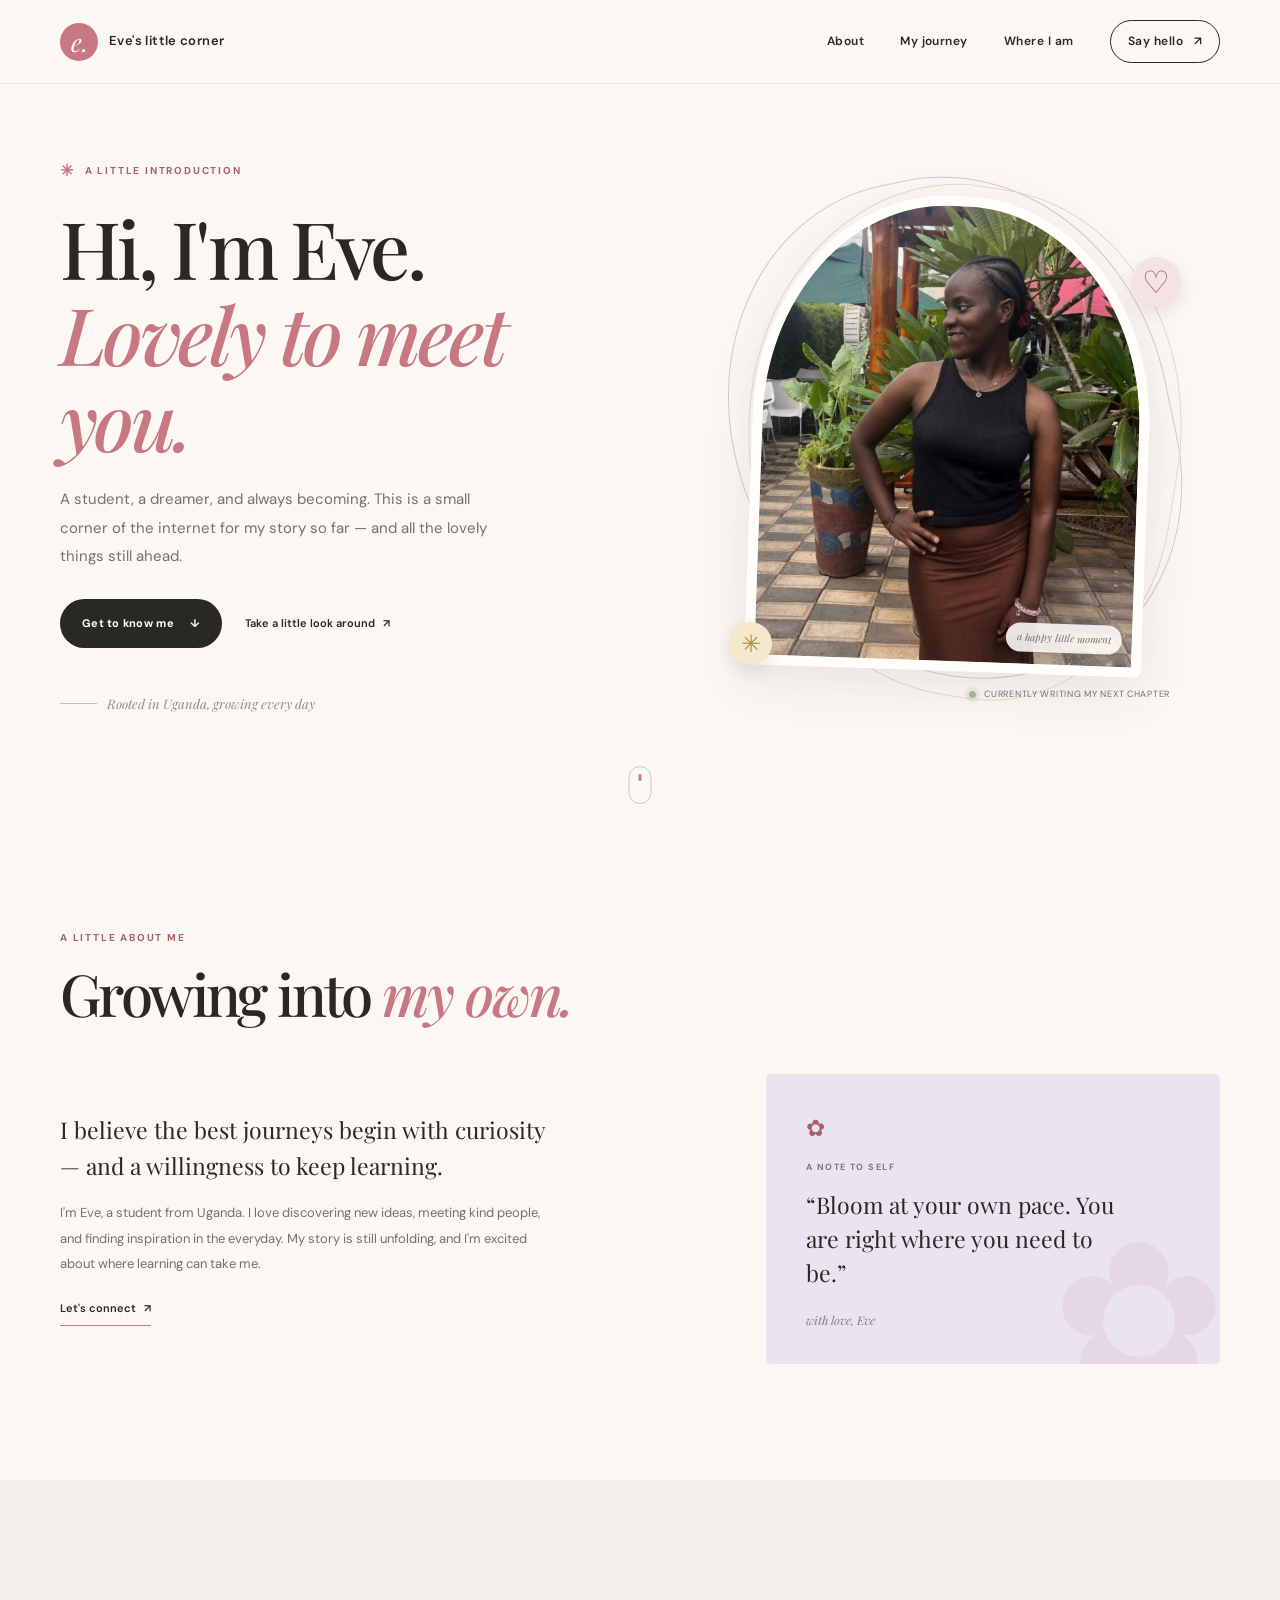
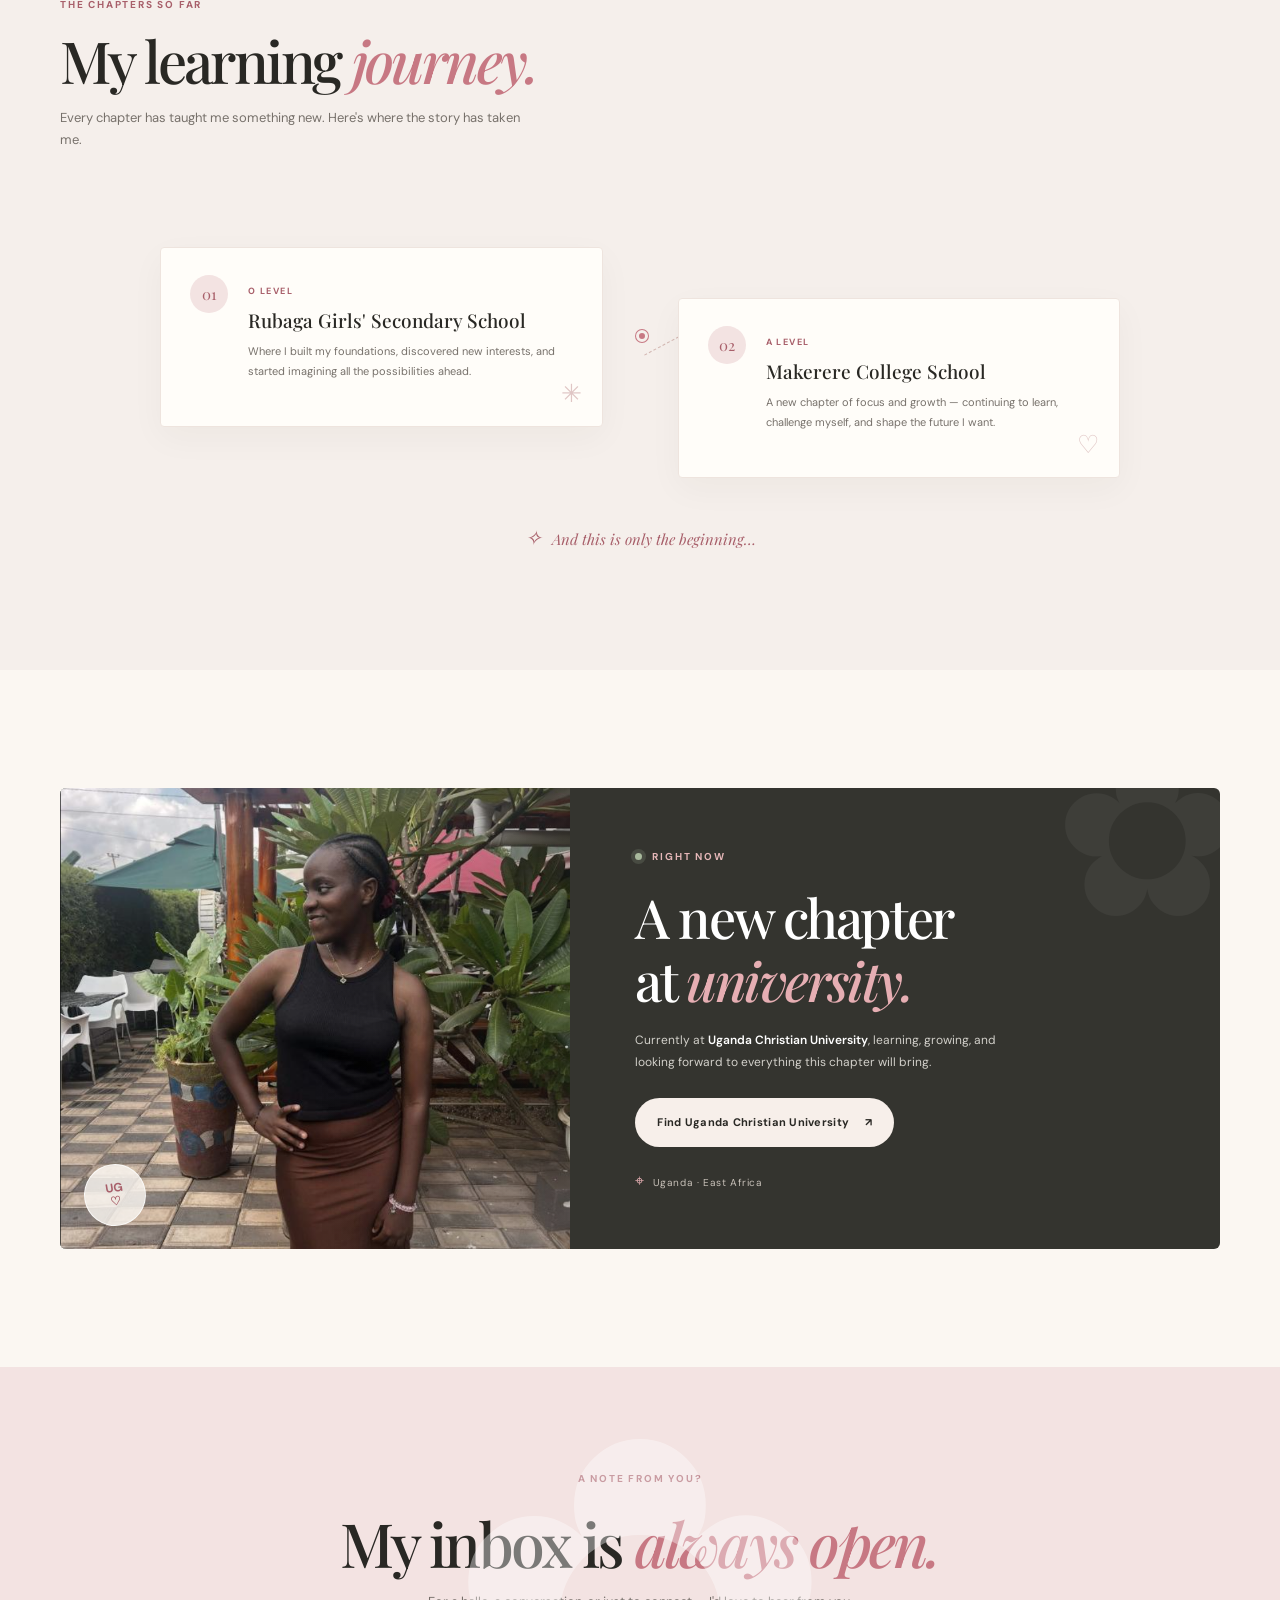
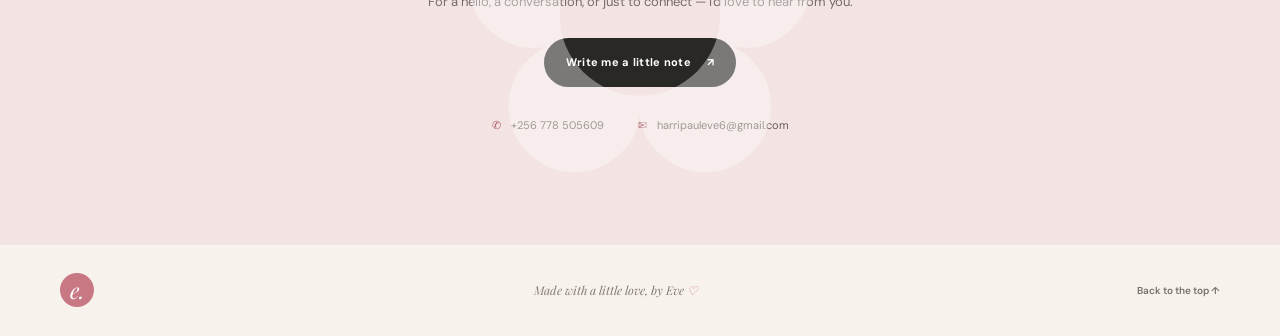
<file: index.html>
<!doctype html>
<html lang="en">
<head>
  <meta charset="utf-8">
  <meta name="viewport" content="width=device-width, initial-scale=1">
  <meta name="theme-color" content="#fbf7f2">
  <meta name="description" content="Meet Eve — a curious, creative student building her next chapter in Uganda.">
  <title>Eve — A little about me</title>
  <link rel="preconnect" href="https://fonts.googleapis.com">
  <link rel="preconnect" href="https://fonts.gstatic.com" crossorigin>
  <link href="https://fonts.googleapis.com/css2?family=DM+Sans:wght@400;500;600;700&family=Playfair+Display:ital,wght@0,500;0,600;0,700;1,500;1,600&display=swap" rel="stylesheet">
  <link rel="stylesheet" href="static/css/style.css">
  <script src="static/js/main.js" defer></script>
</head>
<body>
  <div class="scroll-progress" aria-hidden="true"></div>
  <header class="site-header" id="top">
    <a class="brand" href="#top" aria-label="Eve home"><span class="brand-mark">e.</span><span class="brand-name">Eve's little corner</span></a>
    <button class="menu-toggle" type="button" aria-expanded="false" aria-controls="primary-nav" aria-label="Open navigation"><span></span><span></span></button>
    <nav class="primary-nav" id="primary-nav" aria-label="Main navigation">
      <a href="#about">About</a><a href="#journey">My journey</a><a href="#now">Where I am</a>
      <a class="nav-contact" href="#contact">Say hello <span aria-hidden="true">↗</span></a>
    </nav>
  </header>

  <main>
    <section class="hero section-shell" aria-labelledby="hero-title">
      <div class="hero-copy">
        <p class="eyebrow"><span class="sparkle" aria-hidden="true">✳</span> A LITTLE INTRODUCTION</p>
        <h1 id="hero-title">Hi, I'm Eve.<br><em>Lovely to meet you.</em></h1>
        <p class="hero-lede">A student, a dreamer, and always becoming. This is a small corner of the internet for my story so far — and all the lovely things still ahead.</p>
        <div class="hero-actions"><a class="button button-dark" href="#about">Get to know me <span aria-hidden="true">↓</span></a><a class="text-link" href="#journey">Take a little look around <span aria-hidden="true">↗</span></a></div>
        <div class="hero-note"><span class="note-line"></span><span>Rooted in Uganda, growing every day</span></div>
      </div>
      <div class="hero-visual" aria-label="Portrait of Eve">
        <div class="photo-frame"><img src="Evee.png" alt="Eve smiling among tropical greenery" fetchpriority="high"><span class="photo-label">a happy little moment</span></div>
        <div class="orbit orbit-one" aria-hidden="true"></div><div class="orbit orbit-two" aria-hidden="true"></div>
        <div class="sticker sticker-heart" aria-hidden="true">♡</div><div class="sticker sticker-sun" aria-hidden="true">✳</div>
        <div class="hero-caption"><span class="caption-dot"></span> currently writing my next chapter</div>
      </div>
      <a class="scroll-cue" href="#about" aria-label="Scroll to About Eve"><span></span></a>
    </section>

    <section class="about section-shell section-pad" id="about" aria-labelledby="about-title">
      <div class="section-heading reveal"><p class="eyebrow">A LITTLE ABOUT ME</p><h2 id="about-title">Growing into <em>my own.</em></h2></div>
      <div class="about-grid">
        <div class="about-intro reveal"><p class="large-copy">I believe the best journeys begin with curiosity — and a willingness to keep learning.</p><p>I'm Eve, a student from Uganda. I love discovering new ideas, meeting kind people, and finding inspiration in the everyday. My story is still unfolding, and I'm excited about where learning can take me.</p><a class="underlined-link" href="#contact">Let's connect <span aria-hidden="true">↗</span></a></div>
        <div class="values-card reveal"><span class="values-icon" aria-hidden="true">✿</span><p class="values-kicker">A NOTE TO SELF</p><p class="values-quote">“Bloom at your own pace. You are right where you need to be.”</p><span class="values-signature">with love, Eve</span><span class="card-flower" aria-hidden="true">✿</span></div>
      </div>
    </section>

    <section class="journey section-pad" id="journey" aria-labelledby="journey-title">
      <div class="section-shell">
        <div class="section-heading reveal"><p class="eyebrow">THE CHAPTERS SO FAR</p><h2 id="journey-title">My learning <em>journey.</em></h2><p class="section-subtitle">Every chapter has taught me something new. Here's where the story has taken me.</p></div>
        <div class="timeline">
          <article class="timeline-card reveal"><div class="timeline-number">01</div><div class="timeline-content"><span class="timeline-tag">O LEVEL</span><h3>Rubaga Girls' Secondary School</h3><p>Where I built my foundations, discovered new interests, and started imagining all the possibilities ahead.</p></div><span class="timeline-doodle" aria-hidden="true">✳</span></article>
          <div class="timeline-connector" aria-hidden="true"><span></span></div>
          <article class="timeline-card timeline-card-right reveal"><div class="timeline-number">02</div><div class="timeline-content"><span class="timeline-tag">A LEVEL</span><h3>Makerere College School</h3><p>A new chapter of focus and growth — continuing to learn, challenge myself, and shape the future I want.</p></div><span class="timeline-doodle" aria-hidden="true">♡</span></article>
        </div>
        <div class="journey-footnote reveal"><span aria-hidden="true">✧</span> And this is only the beginning…</div>
      </div>
    </section>

    <section class="now section-shell section-pad" id="now" aria-labelledby="now-title">
      <div class="now-card reveal">
        <div class="now-image"><img src="Evee.png" alt="Eve enjoying a sunny day surrounded by greenery" loading="lazy"><span class="image-wash"></span><span class="image-stamp">UG<br><small>♡</small></span></div>
        <div class="now-copy"><p class="eyebrow"><span class="location-dot"></span> RIGHT NOW</p><h2 id="now-title">A new chapter<br>at <em>university.</em></h2><p class="now-description">Currently at <strong>Uganda Christian University</strong>, learning, growing, and looking forward to everything this chapter will bring.</p><a class="button button-light" href="https://www.google.com/maps/search/?api=1&query=Uganda+Christian+University" target="_blank" rel="noreferrer">Find Uganda Christian University <span aria-hidden="true">↗</span></a><p class="location-caption"><span aria-hidden="true">⌖</span> Uganda · East Africa</p></div>
        <span class="now-decoration" aria-hidden="true">✿</span>
      </div>
    </section>

    <section class="contact section-pad" id="contact" aria-labelledby="contact-title">
      <div class="section-shell contact-inner reveal"><p class="eyebrow">A NOTE FROM YOU?</p><h2 id="contact-title">My inbox is <em>always open.</em></h2><p>For a hello, a conversation, or just to connect — I'd love to hear from you.</p><a class="button button-dark contact-button" href="mailto:harripauleve6@gmail.com">Write me a little note <span aria-hidden="true">↗</span></a>
        <div class="contact-details"><a href="tel:+256778505609"><span class="detail-icon" aria-hidden="true">✆</span> +256 778 505609</a><a href="mailto:harripauleve6@gmail.com"><span class="detail-icon" aria-hidden="true">✉</span> harripauleve6@gmail.com</a></div>
        <span class="contact-flower" aria-hidden="true">✿</span>
      </div>
    </section>
  </main>

  <footer class="site-footer"><a class="footer-brand" href="#top">e.</a><p>Made with a little love, by Eve <span aria-hidden="true">♡</span></p><a href="#top" class="back-top">Back to the top ↑</a></footer>
</body>
</html>
</file>
<file: static/css/style.css>
/* Eve's portfolio — soft, editorial, and a little playful. */
:root {
  color-scheme: light;
  --cream: #fbf7f2;
  --paper: #fffdf9;
  --ink: #292824;
  --muted: #77716b;
  --rose: #c77883;
  --rose-dark: #a85f6a;
  --rose-light: #f3e3e2;
  --lavender: #eae4f1;
  --sage: #dfe8dd;
  --line: #e8e0d7;
  --serif: 'Playfair Display', Georgia, serif;
  --sans: 'DM Sans', Arial, sans-serif;
  --content: 1160px;
}

* { box-sizing: border-box; }
html { scroll-behavior: smooth; scroll-padding-top: 90px; }
body { margin: 0; background: var(--cream); color: var(--ink); font-family: var(--sans); font-size: 16px; line-height: 1.7; -webkit-font-smoothing: antialiased; }
a { color: inherit; text-decoration: none; }
button { font: inherit; }
::selection { color: var(--ink); background: #f0cfd0; }
.scroll-progress { position: fixed; z-index: 20; inset: 0 auto auto 0; width: 100%; height: 3px; background: var(--rose); transform: scaleX(0); transform-origin: left; }
.section-shell { width: min(var(--content), calc(100% - 96px)); margin-inline: auto; }
.section-pad { padding-block: 116px; }
.site-header { position: sticky; z-index: 10; top: 0; display: flex; align-items: center; justify-content: space-between; min-height: 84px; padding-inline: max(48px, calc((100vw - var(--content)) / 2)); border-bottom: 1px solid rgb(232 224 215 / 70%); background: rgb(251 247 242 / 92%); backdrop-filter: blur(16px); }
.brand { display: inline-flex; align-items: center; gap: 11px; }
.brand-mark, .footer-brand { display: grid; place-items: center; width: 38px; height: 38px; border-radius: 50%; background: var(--rose); color: white; font-family: var(--serif); font-size: 25px; font-style: italic; line-height: 1; }
.brand-name { font-size: 13px; font-weight: 600; letter-spacing: .03em; }
.primary-nav { display: flex; align-items: center; gap: 36px; font-size: 12px; font-weight: 600; letter-spacing: .04em; }
.primary-nav a:not(.nav-contact) { transition: color .2s ease; }
.primary-nav a:not(.nav-contact):hover { color: var(--rose-dark); }
.nav-contact { padding: 10px 17px; border: 1px solid var(--ink); border-radius: 30px; transition: color .2s ease, background .2s ease; }
.nav-contact:hover { background: var(--ink); color: white; }
.nav-contact span { margin-left: 7px; }
.menu-toggle { display: none; }
.hero { position: relative; display: grid; grid-template-columns: 1.04fr .96fr; align-items: center; gap: 52px; min-height: 680px; padding-block: 73px 100px; }
.hero-copy { position: relative; z-index: 1; max-width: 570px; padding-bottom: 20px; animation: rise-in .8s both; }
.eyebrow { display: flex; align-items: center; gap: 10px; margin: 0 0 21px; color: var(--rose-dark); font-size: 10px; font-weight: 700; letter-spacing: .18em; }
.sparkle { color: var(--rose); font-size: 16px; }
h1, h2, h3, p { margin-top: 0; }
h1, h2 { font-family: var(--serif); font-weight: 500; letter-spacing: -.045em; }
h1 { max-width: 630px; margin-bottom: 23px; font-size: clamp(50px, 6.2vw, 82px); line-height: 1.08; }
h1 em, h2 em { color: var(--rose); font-weight: 500; }
.hero-lede { max-width: 440px; margin-bottom: 28px; color: var(--muted); font-size: 15px; line-height: 1.9; }
.hero-actions { display: flex; flex-wrap: wrap; align-items: center; gap: 23px; }
.button { display: inline-flex; align-items: center; justify-content: center; gap: 16px; min-height: 49px; padding: 0 21px; border: 1px solid transparent; border-radius: 28px; font-size: 11px; font-weight: 700; letter-spacing: .025em; transition: transform .2s ease, background .2s ease, box-shadow .2s ease; }
.button:hover { transform: translateY(-3px); box-shadow: 0 8px 20px rgb(41 40 36 / 11%); }
.button-dark { background: var(--ink); color: white; }
.button-dark:hover { background: var(--rose-dark); }
.text-link, .underlined-link { font-size: 11px; font-weight: 600; }
.text-link span, .underlined-link span { margin-left: 5px; }
.text-link:hover, .underlined-link:hover { color: var(--rose-dark); }
.hero-note { display: flex; align-items: center; gap: 10px; margin-top: 45px; color: #938b83; font-family: var(--serif); font-size: 13px; font-style: italic; }
.note-line { width: 37px; height: 1px; background: #cabeb4; }
.hero-visual { position: relative; justify-self: center; width: min(100%, 440px); padding: 20px 25px 44px 18px; animation: rise-in .9s .1s both; }
.photo-frame { position: relative; z-index: 1; height: 475px; overflow: hidden; border: 10px solid var(--paper); border-radius: 48% 48% 7px 7px; background: var(--sage); box-shadow: 0 14px 50px rgb(68 52 47 / 10%); transform: rotate(2deg); }
.photo-frame img { width: 100%; height: 100%; object-fit: cover; object-position: center 31%; transition: transform .8s cubic-bezier(.2,.7,.2,1); }
.photo-frame:hover img { transform: scale(1.045); }
.photo-label { position: absolute; right: 10px; bottom: 12px; padding: 6px 11px; border-radius: 20px; background: rgb(255 253 249 / 88%); color: var(--muted); font-family: var(--serif); font-size: 10px; font-style: italic; }
.orbit { position: absolute; border: 1px solid #d8c7c6; border-radius: 48% 52% 42% 58%; transform: rotate(-12deg); }
.orbit-one { inset: 0 3px 31px 0; }
.orbit-two { inset: 10px -6px 20px 12px; border-color: #e7d9cd; transform: rotate(9deg); }
.sticker { position: absolute; z-index: 2; display: grid; place-items: center; border-radius: 50%; box-shadow: 0 7px 18px rgb(56 43 40 / 10%); }
.sticker-heart { top: 81px; right: -7px; width: 50px; height: 50px; background: var(--rose-light); color: var(--rose-dark); font-size: 31px; animation: float 4s ease-in-out infinite; }
.sticker-sun { bottom: 50px; left: -5px; width: 43px; height: 43px; background: #f5e9cb; color: #b68b4c; font-size: 24px; animation: float 5s ease-in-out infinite reverse; }
.hero-caption { position: absolute; right: 4px; bottom: 13px; display: flex; align-items: center; gap: 8px; color: var(--muted); font-size: 9px; letter-spacing: .08em; text-transform: uppercase; }
.caption-dot, .location-dot { width: 7px; height: 7px; border-radius: 50%; background: #a8b99c; box-shadow: 0 0 0 4px rgb(168 185 156 / 18%); }
.scroll-cue { position: absolute; bottom: 31px; left: 50%; display: grid; place-items: start center; width: 23px; height: 38px; padding-top: 7px; border: 1px solid #d3c9bf; border-radius: 20px; transform: translateX(-50%); }
.scroll-cue span { width: 3px; height: 7px; border-radius: 5px; background: var(--rose); animation: scroll-bob 1.4s ease-in-out infinite; }
.about { padding-top: 94px; }
.section-heading { max-width: 650px; margin-bottom: 47px; }
.section-heading .eyebrow { margin-bottom: 14px; }
h2 { margin-bottom: 13px; font-size: clamp(38px, 4.7vw, 58px); line-height: 1.16; }
.about-grid { display: grid; grid-template-columns: 1.1fr .9fr; align-items: center; gap: 13%; }
.about-intro { max-width: 495px; color: var(--muted); font-size: 13px; line-height: 1.95; }
.about-intro .large-copy { margin-bottom: 17px; color: var(--ink); font-family: var(--serif); font-size: 23px; line-height: 1.55; }
.about-intro .underlined-link { display: inline-block; margin-top: 9px; padding-bottom: 5px; border-bottom: 1px solid var(--rose); color: var(--ink); }
.values-card { position: relative; min-height: 250px; overflow: hidden; padding: 35px 40px 31px; border-radius: 5px; background: var(--lavender); }
.values-icon { display: inline-block; margin-bottom: 12px; color: var(--rose-dark); font-size: 23px; }
.values-kicker { margin-bottom: 12px; color: #817382; font-size: 9px; font-weight: 700; letter-spacing: .16em; }
.values-quote { position: relative; z-index: 1; max-width: 330px; margin-bottom: 16px; font-family: var(--serif); font-size: 23px; line-height: 1.48; }
.values-signature { color: #847987; font-family: var(--serif); font-size: 12px; font-style: italic; }
.card-flower { position: absolute; right: -7px; bottom: -61px; color: rgb(199 120 131 / 12%); font-size: 210px; line-height: 1; }
.journey { overflow: hidden; background: #f5efeb; }
.journey .section-heading { margin-bottom: 45px; }
.section-subtitle { max-width: 470px; margin-bottom: 0; color: var(--muted); font-size: 13px; }
.timeline { position: relative; display: grid; grid-template-columns: 1fr 75px 1fr; align-items: center; max-width: 960px; margin-inline: auto; }
.timeline-card { position: relative; display: flex; gap: 20px; min-height: 180px; padding: 27px 29px; border: 1px solid #eee4de; border-radius: 4px; background: var(--paper); box-shadow: 0 11px 34px rgb(61 45 38 / 4%); }
.timeline-card-right { grid-column: 3; grid-row: 1; margin-top: 102px; }
.timeline-number { flex: 0 0 38px; display: grid; place-items: center; width: 38px; height: 38px; border-radius: 50%; background: var(--rose-light); color: var(--rose-dark); font-family: var(--serif); font-size: 15px; }
.timeline-content { position: relative; z-index: 1; }
.timeline-tag { color: var(--rose-dark); font-size: 9px; font-weight: 700; letter-spacing: .16em; }
.timeline-card h3 { margin: 6px 0 8px; font-family: var(--serif); font-size: 19px; font-weight: 500; line-height: 1.35; }
.timeline-card p { max-width: 310px; margin-bottom: 0; color: var(--muted); font-size: 11px; line-height: 1.8; }
.timeline-doodle { position: absolute; right: 20px; bottom: 11px; color: #e0c6c5; font-size: 25px; }
.timeline-connector { position: relative; grid-column: 2; grid-row: 1; align-self: center; height: 176px; }
.timeline-connector::before { position: absolute; top: 50%; left: 50%; width: 100%; border-top: 1px dashed #d3b7b2; content: ''; transform: rotate(-28deg); }
.timeline-connector span { position: absolute; top: 46%; left: 45%; width: 12px; height: 12px; border: 3px solid #f5efeb; border-radius: 50%; background: var(--rose); box-shadow: 0 0 0 1px var(--rose); }
.journey-footnote { margin-top: 42px; color: var(--rose-dark); font-family: var(--serif); font-size: 15px; font-style: italic; text-align: center; }
.journey-footnote span { margin-right: 6px; font-size: 20px; }
.now { padding-block: 118px; }
.now-card { position: relative; display: grid; grid-template-columns: .88fr 1.12fr; min-height: 390px; overflow: hidden; border-radius: 6px; background: #34342f; color: white; }
.now-image { position: relative; min-height: 390px; overflow: hidden; background: var(--sage); }
.now-image img { position: absolute; inset: 0; width: 100%; height: 100%; object-fit: cover; object-position: center 32%; filter: saturate(.86); }
.image-wash { position: absolute; inset: 0; background: linear-gradient(90deg, transparent 50%, rgb(52 52 47 / 25%)); }
.image-stamp { position: absolute; bottom: 23px; left: 24px; display: grid; place-content: center; width: 62px; height: 62px; border: 1px solid rgb(255 255 255 / 75%); border-radius: 50%; background: rgb(251 247 242 / 82%); color: var(--rose-dark); font-size: 12px; font-weight: 700; line-height: 1.1; text-align: center; transform: rotate(-9deg); }
.image-stamp small { font-size: 12px; }
.now-copy { position: relative; z-index: 1; align-self: center; padding: 60px 10% 55px; }
.now-copy .eyebrow { color: #e5b7b8; }
.now-copy h2 { margin-bottom: 17px; font-size: clamp(37px, 4.5vw, 54px); }
.now-copy h2 em { color: #e6aeb3; }
.now-description { max-width: 400px; margin-bottom: 24px; color: #d2d0ca; font-size: 12px; line-height: 1.9; }
.now-description strong { color: white; font-weight: 600; }
.button-light { background: #f7efea; color: var(--ink); }
.button-light:hover { background: white; }
.location-caption { margin: 20px 0 0; color: #c8c1b9; font-size: 10px; letter-spacing: .06em; }
.location-caption span { margin-right: 4px; color: #e6aeb3; font-size: 16px; }
.now-decoration { position: absolute; top: -61px; right: -22px; color: rgb(255 255 255 / 5%); font-size: 225px; line-height: 1; }
.contact { position: relative; overflow: hidden; padding-block: 103px 110px; background: var(--rose-light); text-align: center; }
.contact-inner { position: relative; z-index: 1; }
.contact .eyebrow { justify-content: center; }
.contact h2 { margin-bottom: 12px; font-size: clamp(40px, 5vw, 61px); }
.contact-inner > p:not(.eyebrow) { margin-bottom: 25px; color: #746d68; font-size: 13px; }
.contact-button { margin-bottom: 29px; }
.contact-details { display: flex; justify-content: center; flex-wrap: wrap; gap: 13px 34px; color: #645b56; font-size: 11px; }
.contact-details a { transition: color .2s ease; }
.contact-details a:hover { color: var(--rose-dark); }
.detail-icon { margin-right: 7px; color: var(--rose-dark); }
.contact-flower { position: absolute; top: 50%; left: 50%; color: rgb(255 255 255 / 38%); font-size: 470px; line-height: 1; pointer-events: none; transform: translate(-50%, -48%); }
.site-footer { display: flex; align-items: center; justify-content: space-between; min-height: 91px; padding: 18px max(48px, calc((100vw - var(--content)) / 2)); background: #f8f2ed; }
.footer-brand { width: 34px; height: 34px; font-size: 22px; }
.site-footer p { margin: 0; color: #827a73; font-family: var(--serif); font-size: 12px; font-style: italic; }
.site-footer p span { color: var(--rose); }
.back-top { color: #77716b; font-size: 10px; font-weight: 600; }
.back-top:hover { color: var(--rose-dark); }
.reveal { opacity: 0; transform: translateY(22px); transition: opacity .7s ease, transform .7s cubic-bezier(.2,.7,.2,1); }
.reveal.is-visible { opacity: 1; transform: translateY(0); }
@keyframes rise-in { from { opacity: 0; transform: translateY(18px); } to { opacity: 1; transform: translateY(0); } }
@keyframes float { 0%, 100% { transform: translateY(0) rotate(-4deg); } 50% { transform: translateY(-9px) rotate(5deg); } }
@keyframes scroll-bob { 0%, 100% { transform: translateY(0); opacity: 1; } 70% { transform: translateY(9px); opacity: .3; } }

@media (max-width: 900px) {
  .section-shell { width: min(var(--content), calc(100% - 56px)); }
  .site-header { padding-inline: 28px; }
  .hero { gap: 18px; min-height: 610px; }
  .hero-visual { width: min(100%, 360px); }
  .photo-frame { height: 410px; }
  .hero-caption { right: -3px; font-size: 8px; }
  .about-grid { gap: 7%; }
  .now-copy { padding-inline: 8%; }
  .site-footer { padding-inline: 28px; }
}
@media (max-width: 680px) {
  html { scroll-padding-top: 72px; }
  .section-shell { width: calc(100% - 40px); }
  .section-pad { padding-block: 78px; }
  .site-header { min-height: 70px; padding-inline: 20px; }
  .brand-mark { width: 34px; height: 34px; font-size: 22px; }
  .brand-name { font-size: 12px; }
  .menu-toggle { display: flex; flex-direction: column; justify-content: center; gap: 5px; width: 42px; height: 42px; padding: 10px; border: 1px solid var(--line); border-radius: 50%; background: transparent; cursor: pointer; }
  .menu-toggle span { width: 100%; height: 1px; background: var(--ink); transition: transform .2s ease; }
  .menu-toggle[aria-expanded='true'] span:first-child { transform: translateY(3px) rotate(45deg); }
  .menu-toggle[aria-expanded='true'] span:last-child { transform: translateY(-3px) rotate(-45deg); }
  .primary-nav { position: absolute; top: calc(100% - 1px); right: 0; left: 0; display: none; align-items: stretch; gap: 0; padding: 6px 20px 18px; border-bottom: 1px solid var(--line); background: var(--cream); box-shadow: 0 18px 20px rgb(41 40 36 / 6%); }
  .primary-nav.is-open { display: flex; flex-direction: column; }
  .primary-nav > a { padding: 13px 8px; border-bottom: 1px solid var(--line); }
  .primary-nav .nav-contact { align-self: flex-start; margin-top: 12px; padding: 9px 16px; border: 1px solid var(--ink); }
  .hero { grid-template-columns: 1fr; gap: 4px; min-height: auto; padding-top: 65px; padding-bottom: 76px; }
  .hero-copy { padding-bottom: 4px; }
  h1 { font-size: clamp(49px, 13vw, 68px); }
  .hero-lede { max-width: 430px; font-size: 14px; }
  .hero-note { margin-top: 28px; }
  .hero-visual { width: min(87%, 370px); margin-top: 23px; padding: 17px 20px 43px 14px; }
  .photo-frame { height: min(108vw, 425px); }
  .sticker-heart { right: -12px; }
  .hero-caption { right: -2px; }
  .scroll-cue { bottom: 17px; }
  .about { padding-top: 72px; }
  .section-heading { margin-bottom: 29px; }
  .about-grid { grid-template-columns: 1fr; gap: 30px; }
  .about-intro { font-size: 12px; }
  .about-intro .large-copy { font-size: 21px; }
  .values-card { min-height: 230px; padding: 27px 27px; }
  .values-quote { font-size: 21px; }
  .journey .section-heading { margin-bottom: 30px; }
  .timeline { grid-template-columns: 1fr; gap: 18px; }
  .timeline-card { min-height: 0; padding: 23px 20px; }
  .timeline-card-right { grid-column: 1; grid-row: auto; margin-top: 0; }
  .timeline-connector { display: none; }
  .timeline-card h3 { font-size: 18px; }
  .timeline-footnote { margin-top: 30px; }
  .now { padding-block: 75px; }
  .now-card { grid-template-columns: 1fr; }
  .now-image { min-height: 300px; max-height: 380px; }
  .image-wash { background: linear-gradient(0deg, rgb(52 52 47 / 20%), transparent 60%); }
  .now-copy { padding: 37px 26px 36px; }
  .now-copy h2 { font-size: 43px; }
  .button-light { font-size: 10px; }
  .contact { padding-block: 76px 82px; }
  .contact-details { flex-direction: column; gap: 9px; }
  .contact-flower { font-size: 350px; }
  .site-footer { flex-wrap: wrap; gap: 12px; min-height: 80px; padding: 18px 20px; }
  .site-footer p { order: 3; width: 100%; text-align: center; }
  .back-top { margin-left: auto; }
}
@media (prefers-reduced-motion: reduce) {
  *, *::before, *::after { scroll-behavior: auto !important; animation-duration: .01ms !important; animation-iteration-count: 1 !important; transition-duration: .01ms !important; }
  .reveal { opacity: 1; transform: none; }
}
</file>
